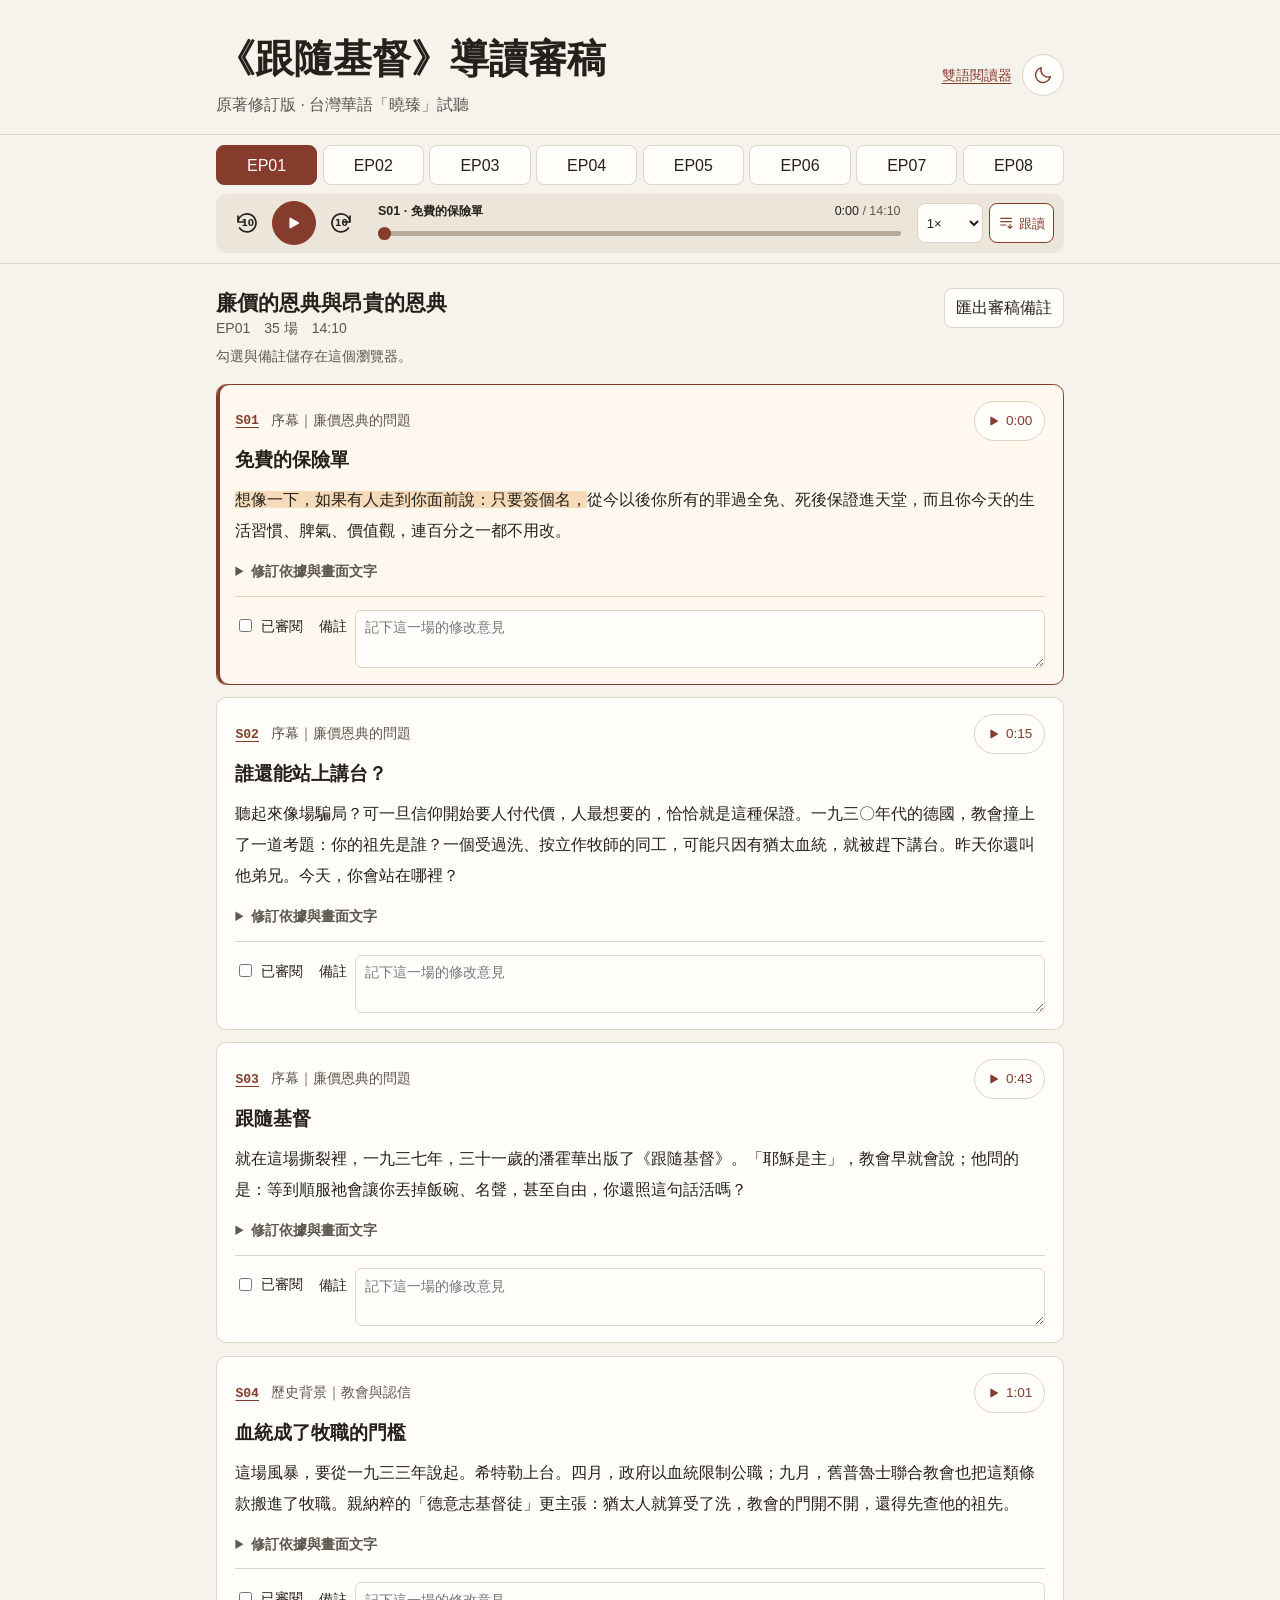
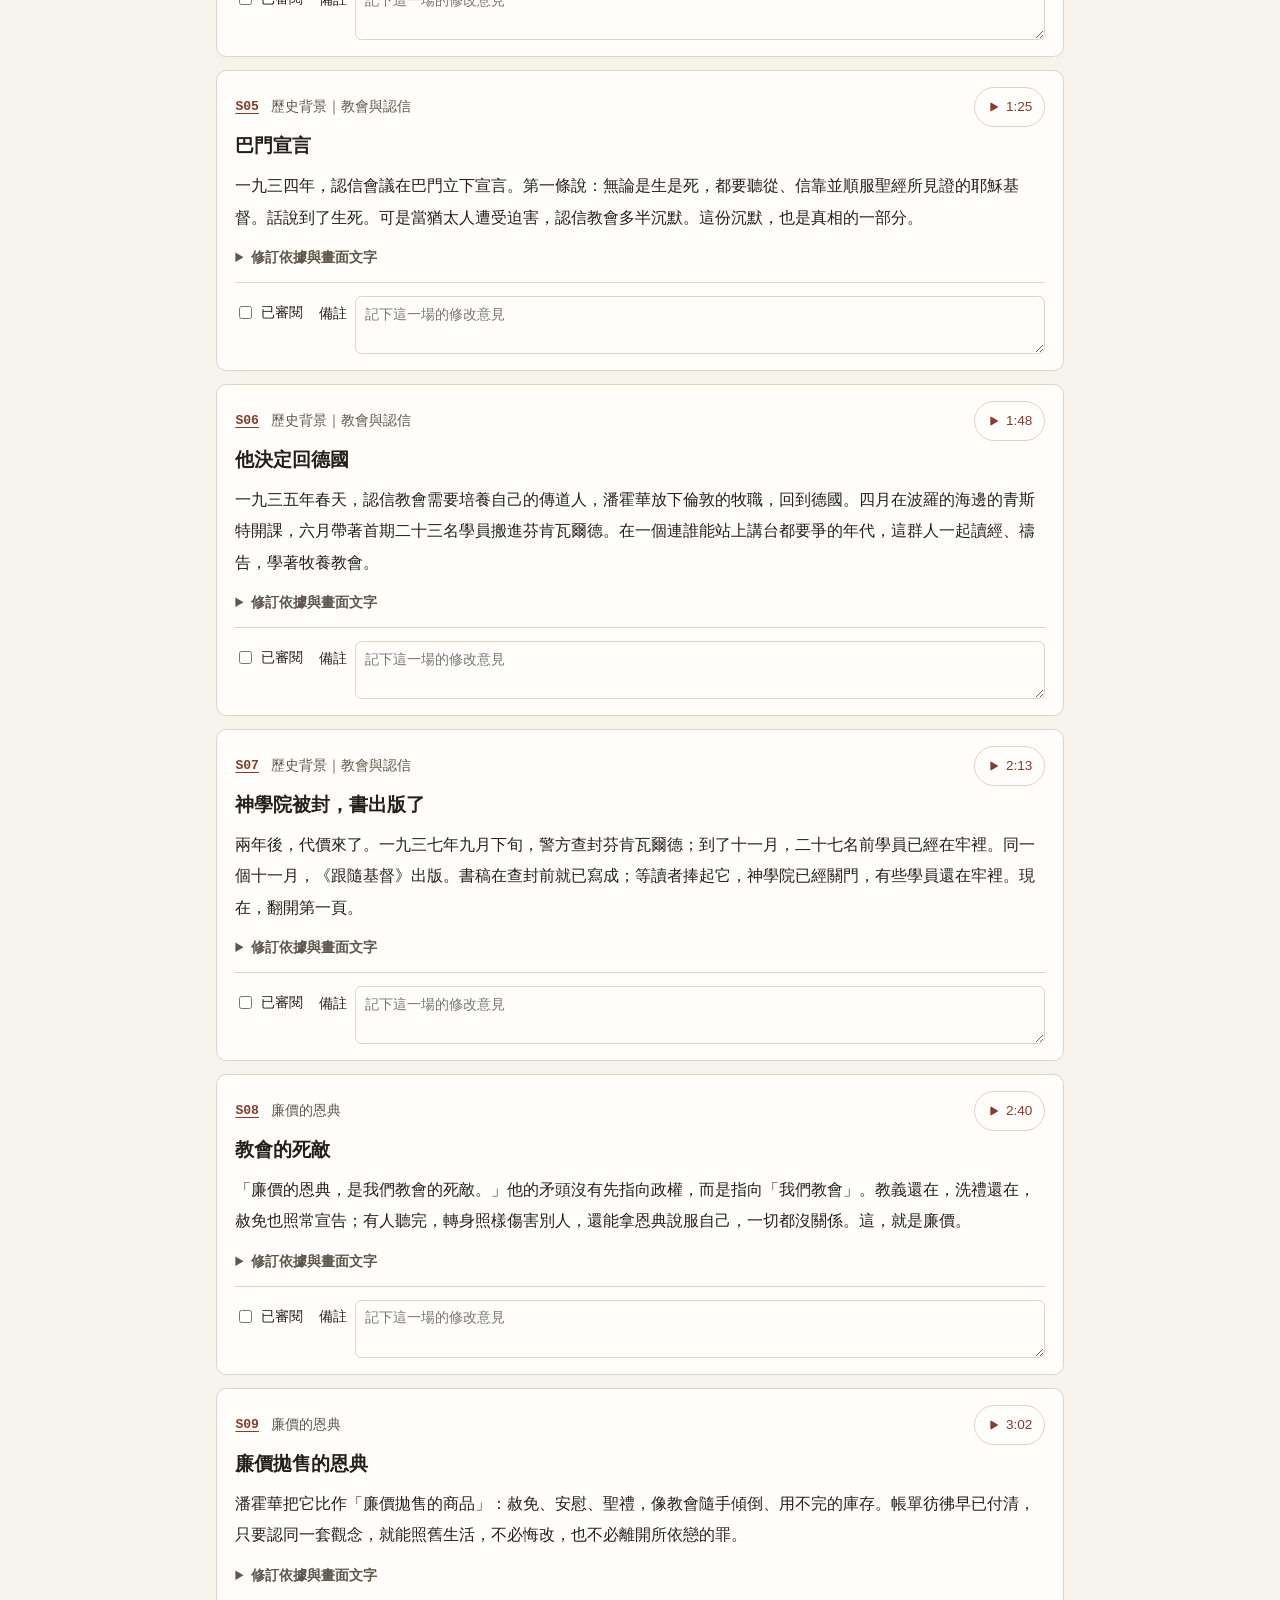
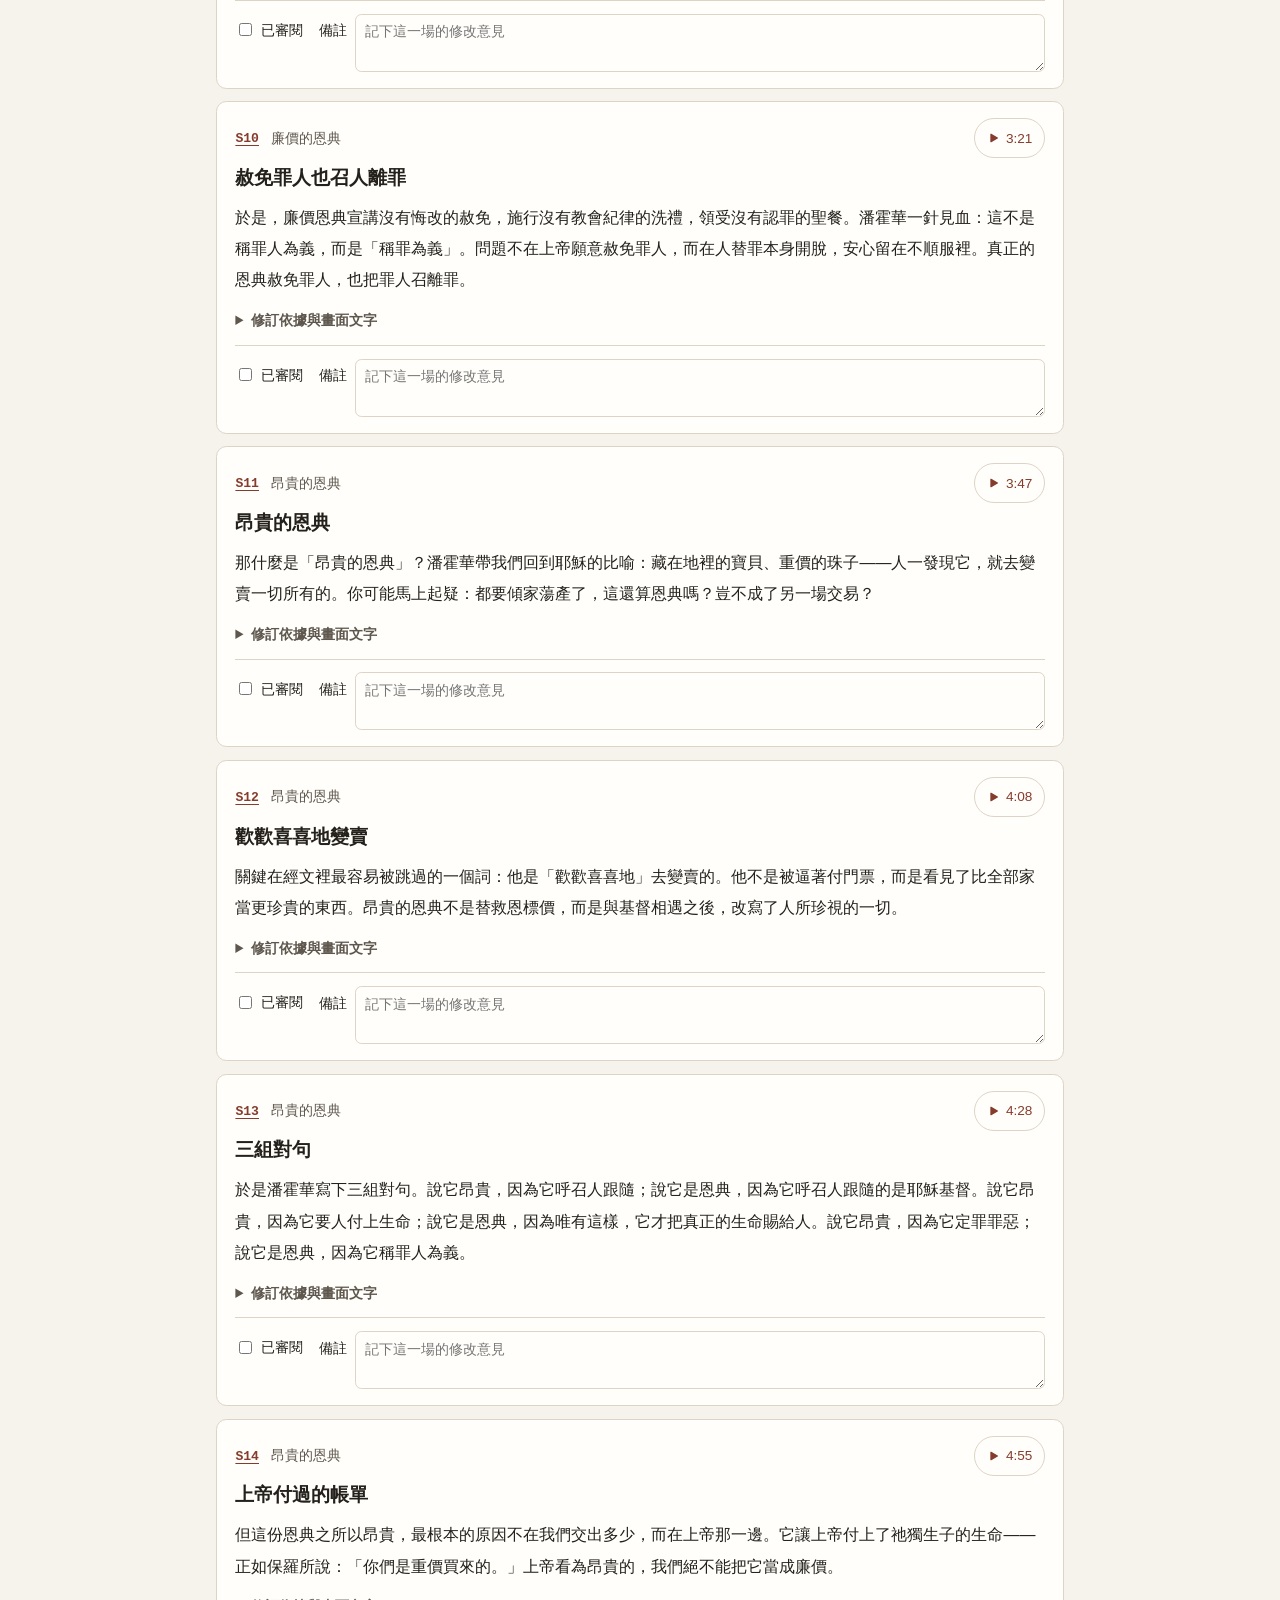
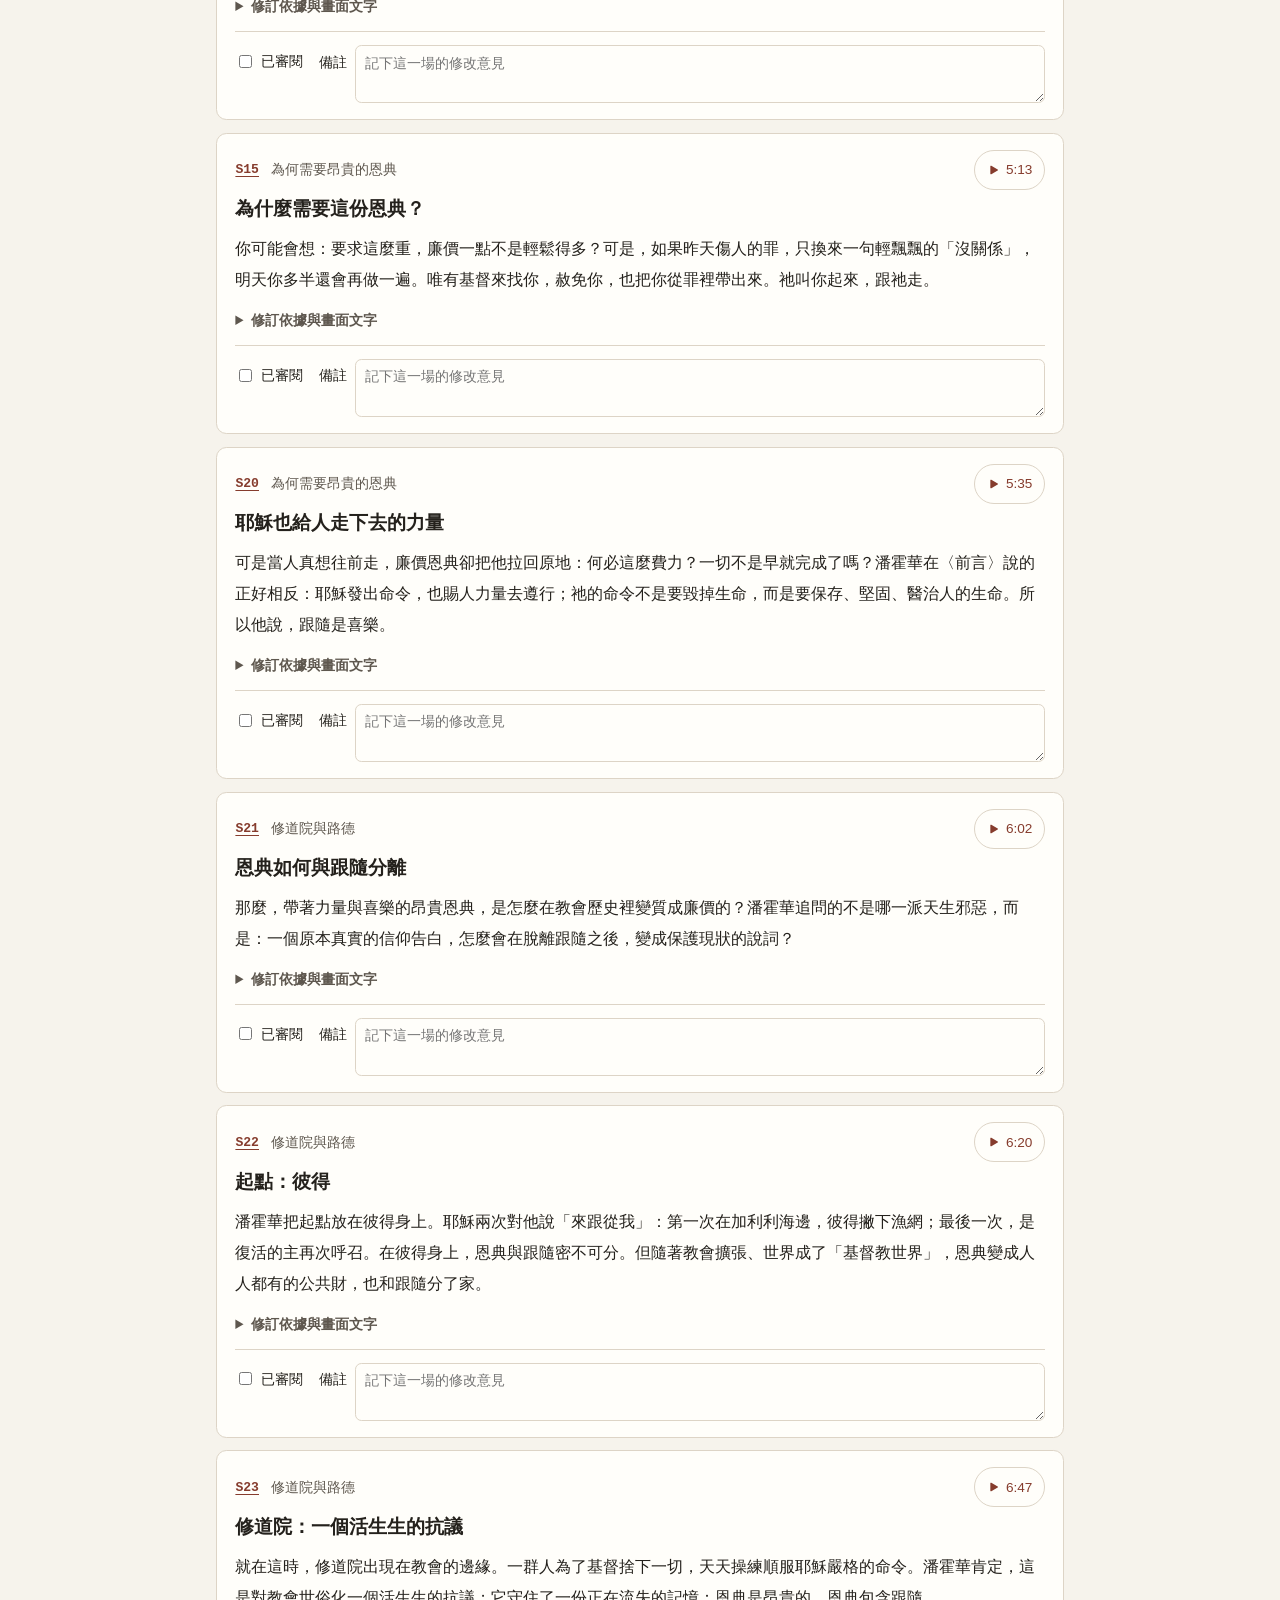
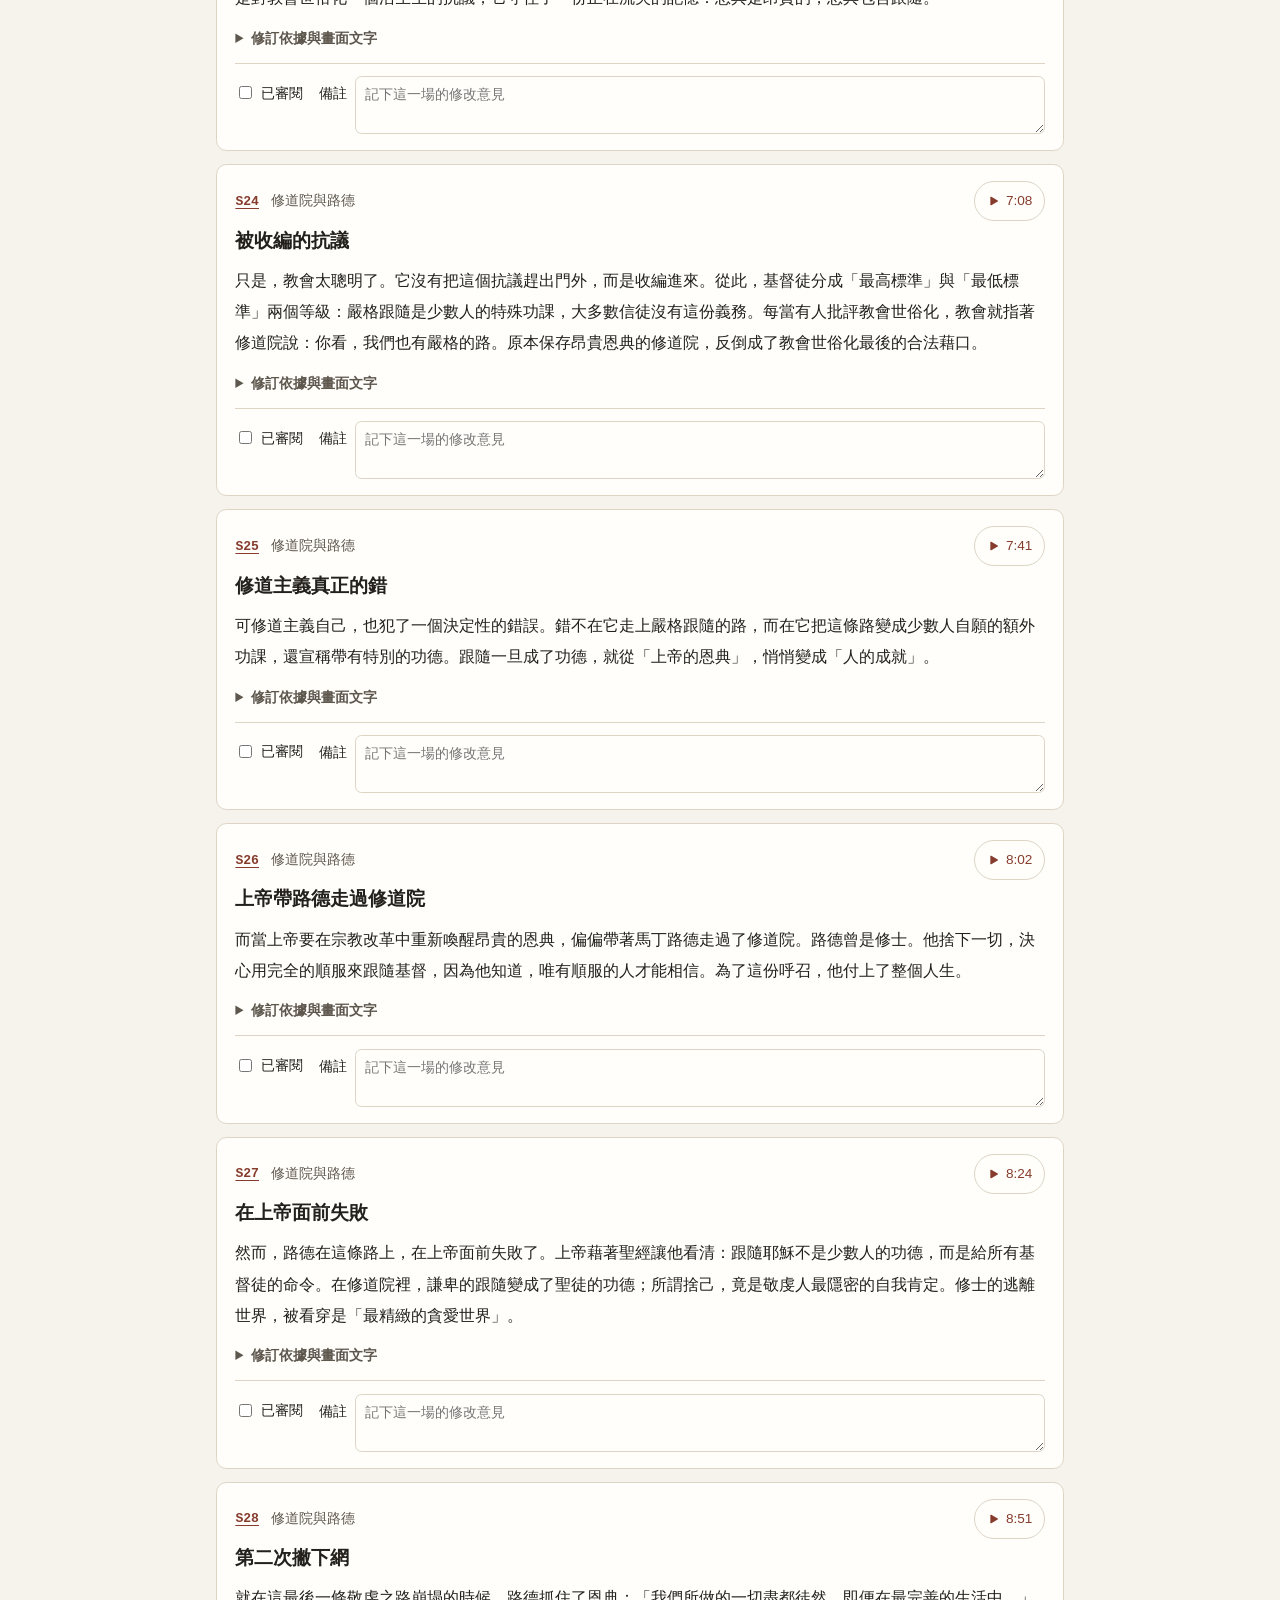
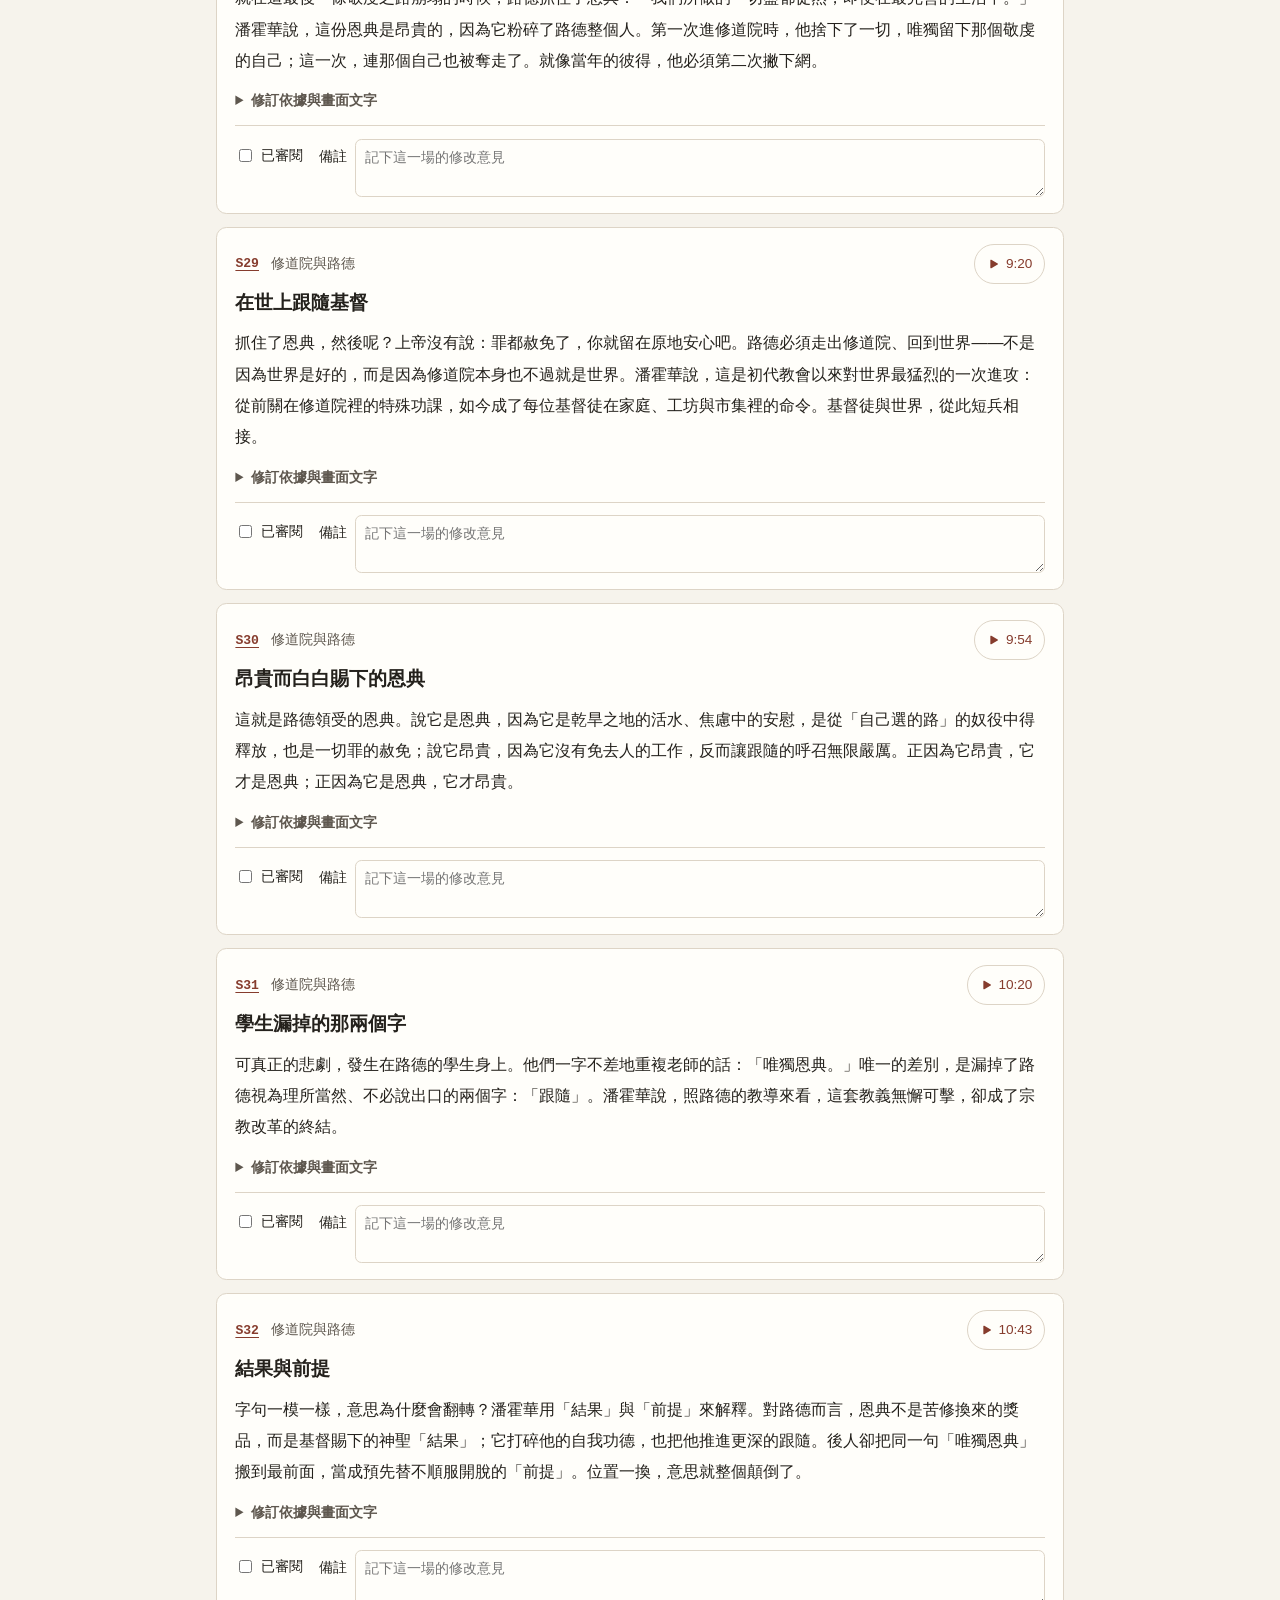
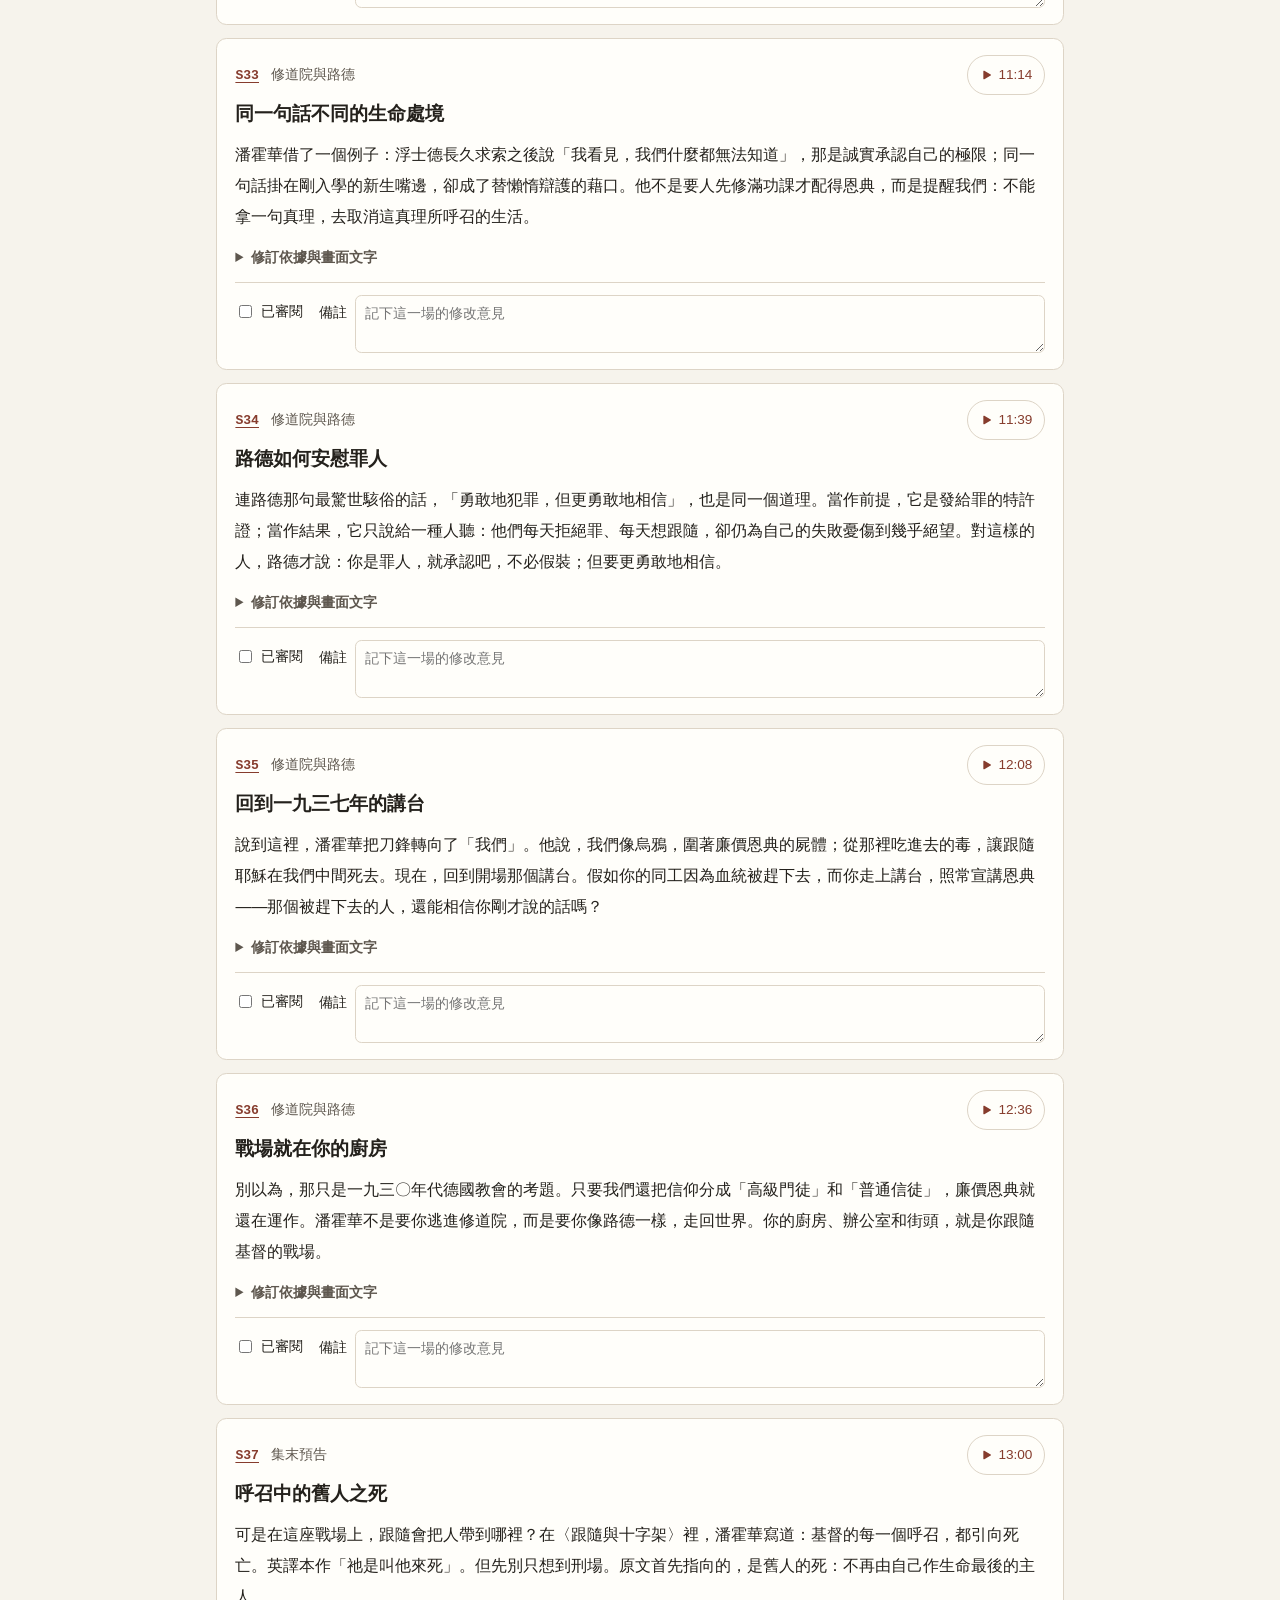
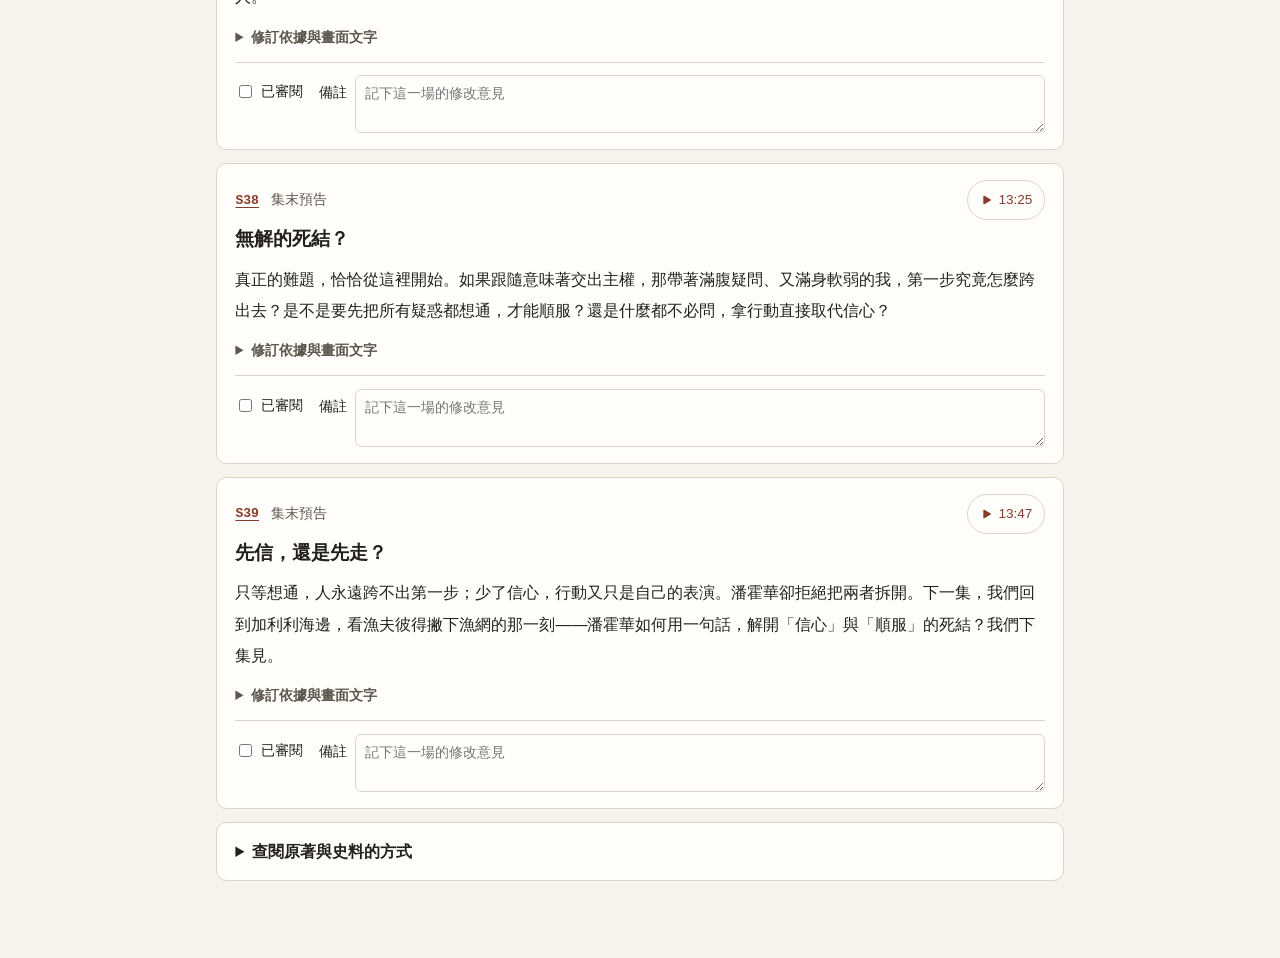
<file: review.html>
<!doctype html>
<html lang="zh-Hant">
<head>
  <meta charset="utf-8">
  <meta name="viewport" content="width=device-width, initial-scale=1">
  <meta name="description" content="依原著校訂的《跟隨基督》全八集導讀旁白與逐場試聽。">
  <title>《跟隨基督》導讀審稿</title>
  <link rel="apple-touch-icon" sizes="180x180" href="review-icon-180.png">
  <link rel="icon" type="image/png" sizes="32x32" href="review-icon-32.png">
  <script>
    const systemDark = matchMedia("(prefers-color-scheme: dark)");
    let savedTheme;
    try { savedTheme = localStorage.getItem("nachfolge_review_theme"); } catch {}
    const theme = savedTheme === "dark" || savedTheme === "light" ? savedTheme : "";
    document.documentElement.dataset.themeChoice = theme;
    document.documentElement.dataset.theme = theme || (systemDark.matches ? "dark" : "light");
  </script>
  <link rel="stylesheet" href="review.css?v=20261121">
  <script defer src="guide_review_data.js?v=20261121-all-v3"></script>
  <script defer src="review.js?v=20261121-ep01"></script>
</head>
<body>
  <header class="masthead">
    <div class="wrap masthead-inner">
      <div>
        <h1>《跟隨基督》導讀審稿</h1>
        <p>原著修訂版 <span aria-hidden="true">·</span> 台灣華語「曉臻」試聽</p>
      </div>
      <div class="masthead-actions">
        <a class="reader-link" href="reader.html">雙語閱讀器</a>
        <button id="theme-toggle" class="icon-button theme-toggle" type="button" aria-label="夜間模式" aria-pressed="false" title="切換夜間模式">
          <svg class="moon-icon" viewBox="0 0 24 24" aria-hidden="true"><path d="M20.8 14.1A8.8 8.8 0 0 1 9.9 3.2a9 9 0 1 0 10.9 10.9Z"/></svg>
          <svg class="sun-icon" viewBox="0 0 24 24" aria-hidden="true"><circle cx="12" cy="12" r="4"/><path d="M12 2v2m0 16v2M2 12h2m16 0h2M4.9 4.9l1.4 1.4m11.4 11.4 1.4 1.4m0-14.2-1.4 1.4M6.3 17.7l-1.4 1.4"/></svg>
        </button>
      </div>
    </div>
  </header>
  <div class="controls">
    <div class="wrap">
      <nav id="episodes" aria-label="選擇集數"></nav>
      <audio id="player" preload="metadata"></audio>
      <div class="player-deck" role="group" aria-label="旁白播放器">
        <div class="transport">
          <button id="rewind" class="icon-button skip-button" type="button" aria-label="倒退 10 秒" title="倒退 10 秒">
            <svg viewBox="0 0 24 24" aria-hidden="true"><path d="M3 11a9 9 0 1 1 1.6 6M3 5v6h6"/></svg>
            <span aria-hidden="true">10</span>
          </button>
          <button id="play-toggle" class="icon-button play-toggle" type="button" aria-label="播放" title="播放">
            <svg class="play-icon" viewBox="0 0 24 24" aria-hidden="true"><path d="M8 5.6a1 1 0 0 0-1.5.9v11a1 1 0 0 0 1.5.9l9.5-5.5a1 1 0 0 0 0-1.8Z"/></svg>
            <svg class="pause-icon" viewBox="0 0 24 24" aria-hidden="true"><rect x="7" y="5" width="3.2" height="14" rx="1"/><rect x="13.8" y="5" width="3.2" height="14" rx="1"/></svg>
          </button>
          <button id="forward" class="icon-button skip-button forward-button" type="button" aria-label="快轉 10 秒" title="快轉 10 秒">
            <svg viewBox="0 0 24 24" aria-hidden="true"><path d="M3 11a9 9 0 1 1 1.6 6M3 5v6h6"/></svg>
            <span aria-hidden="true">10</span>
          </button>
        </div>
        <div class="seek-area">
          <div class="seek-info">
            <span id="now-playing"></span>
            <span class="time"><span id="elapsed">0:00</span><span class="time-divider"> / </span><span id="total-time">0:00</span></span>
          </div>
          <input id="seek" class="seek" type="range" min="0" max="0" step="0.1" value="0" aria-label="播放進度">
        </div>
        <div class="player-options">
          <select id="speed" aria-label="播放速度" title="播放速度">
            <option value="0.9">0.9×</option>
            <option value="1" selected>1×</option>
            <option value="1.25">1.25×</option>
            <option value="1.5">1.5×</option>
          </select>
          <button id="follow-toggle" class="follow-toggle" type="button" aria-pressed="true" title="自動捲動到正在播放的文字">
            <svg viewBox="0 0 24 24" aria-hidden="true"><path d="M4 5h16M4 10h16M4 15h8m6-1v6m-3-3 3 3 3-3"/></svg>
            <span>跟讀</span>
          </button>
        </div>
      </div>
      <p id="audio-status" class="status" role="status"></p>
    </div>
  </div>
  <main class="wrap">
    <div class="episode-heading">
      <div>
        <h2 id="episode-title"></h2>
        <p id="episode-meta" class="muted"></p>
      </div>
      <button id="export-notes" type="button">匯出審稿備註</button>
    </div>
    <p class="note-help">勾選與備註儲存在這個瀏覽器。</p>
    <p id="note-status" class="status" role="status"></p>
    <div id="scene-list"></div>
    <details class="references">
      <summary>查閱原著與史料的方式</summary>
      <p>「PDF」頁碼指德文原著 <i>Nachfolge</i>（Dietrich Bonhoeffer Werke 第 4 卷）。ch…-p… 是雙語資料的段落編號，查引句時以德文原著正文為準。H01–H11 是下列作品、檔案和歷史資料。</p>
      <ul id="history-sources"></ul>
    </details>
    <noscript>請啟用 JavaScript 以載入劇本和試聽音檔。</noscript>
  </main>
  <template id="scene-template">
    <article class="scene">
      <div class="scene-head">
        <div class="scene-meta">
          <a class="scene-id"></a>
          <span class="chapter"></span>
        </div>
        <button class="play-scene" type="button">
          <svg class="play-icon" viewBox="0 0 24 24" aria-hidden="true"><path d="M8 5.6a1 1 0 0 0-1.5.9v11a1 1 0 0 0 1.5.9l9.5-5.5a1 1 0 0 0 0-1.8Z"/></svg>
          <svg class="pause-icon" viewBox="0 0 24 24" aria-hidden="true"><rect x="7" y="5" width="3.2" height="14" rx="1"/><rect x="13.8" y="5" width="3.2" height="14" rx="1"/></svg>
          <span></span>
        </button>
      </div>
      <h3 class="scene-title"></h3>
      <p class="narration"></p>
      <details class="scene-detail">
        <summary>修訂依據與畫面文字</summary>
        <p class="citation"></p>
        <p class="reason"></p>
        <ul class="screen"></ul>
      </details>
      <div class="review-bar">
        <label class="approval"><input type="checkbox"> 已審閱</label>
        <label class="note">
          <span>備註</span>
          <textarea rows="2" placeholder="記下這一場的修改意見"></textarea>
        </label>
      </div>
    </article>
  </template>
</body>
</html>
</file>
<file: review.css>
:root {
  color-scheme: light;
  --paper: #f6f3ec;
  --white: #fffefa;
  --ink: #24211c;
  --muted: #5e574e;
  --accent: #863c2d;
  --accent-ink: #fffefa;
  --border: #ddd4c6;
  --focus: #185f72;
  --deck: #ece5d9;
  --track: #b7a99a;
  --active: #fff8ee;
  --cue: #f5dbb9;
  font: 100%/1.6 -apple-system, BlinkMacSystemFont, "PingFang TC", "Noto Sans TC", sans-serif;
  scroll-padding-block-start: var(--controls-height, 9rem);
}
:root[data-theme="dark"] {
  color-scheme: dark;
  --paper: #191715;
  --white: #211e1b;
  --ink: #f2e8dc;
  --muted: #beb0a3;
  --accent: #f0ab97;
  --accent-ink: #2a1612;
  --border: #483d36;
  --focus: #98dce6;
  --deck: #28221e;
  --track: #706156;
  --active: #2b231e;
  --cue: #67473a;
}
* { box-sizing: border-box; }
body { margin: 0; color: var(--ink); background: var(--paper); }
.wrap { width: min(100% - 2rem, 53rem); margin-inline: auto; }
.masthead { padding: 2rem 0 1rem; }
.masthead-inner { display: flex; justify-content: space-between; align-items: center; gap: .8rem 1.25rem; }
.masthead-actions { display: flex; align-items: center; flex-shrink: 0; gap: .65rem; }
h1, h2, h3, p { margin: 0; }
h1, h2, h3 { line-height: 1.4; }
h1 {
  font-family: "Songti TC", "Noto Serif TC", serif;
  font-size: clamp(1.65rem, 4vw, 2.45rem);
}
.masthead p { color: var(--muted); margin-top: .35rem; }
.reader-link { font-size: .9rem; }
a { color: var(--accent); text-underline-offset: .22em; }
button, select, textarea { font: inherit; color: inherit; }
button, select {
  min-height: 2.5rem;
  border: 1px solid var(--border);
  border-radius: .5rem;
  background: var(--white);
  padding: .25rem .7rem;
}
button { cursor: pointer; }
button:hover { border-color: var(--accent); }
:focus-visible { outline: 2px solid var(--focus); outline-offset: 3px; }
.icon-button, .follow-toggle, .play-scene {
  display: inline-flex;
  align-items: center;
  justify-content: center;
}
.icon-button { padding: 0; width: 2.625rem; min-height: 2.625rem; }
.icon-button svg, .follow-toggle svg, .play-scene svg {
  width: 1.25rem;
  height: 1.25rem;
  fill: none;
  stroke: currentColor;
  stroke-width: 1.7;
  stroke-linecap: round;
  stroke-linejoin: round;
}
.theme-toggle { border-radius: 50%; color: var(--accent); }
.theme-toggle .sun-icon, [data-theme="dark"] .theme-toggle .moon-icon { display: none; }
[data-theme="dark"] .theme-toggle .sun-icon { display: block; }
.controls {
  position: sticky;
  z-index: 1;
  top: 0;
  padding: .65rem 0;
  background: var(--paper);
  border-block: 1px solid var(--border);
}
#episodes {
  display: grid;
  grid-template-columns: repeat(8, minmax(0, 1fr));
  gap: .35rem;
}
#episodes button[aria-pressed="true"] { color: var(--accent-ink); background: var(--accent); border-color: var(--accent); }
.player-deck {
  display: grid;
  grid-template-columns: auto minmax(0, 1fr) auto;
  grid-template-areas: "transport seek options";
  align-items: center;
  gap: .45rem 1rem;
  margin-top: .55rem;
  padding: .45rem .65rem;
  border-radius: .65rem;
  background: var(--deck);
}
.transport, .player-options { display: flex; align-items: center; gap: .24rem; }
.transport { grid-area: transport; }
.player-options { grid-area: options; gap: .4rem; justify-content: end; }
.play-toggle {
  width: 2.75rem;
  min-height: 2.75rem;
  border-radius: 50%;
  border-color: var(--accent);
  background: var(--accent);
  color: var(--accent-ink);
}
.play-toggle:hover { filter: brightness(1.12); }
.play-toggle .play-icon, .play-toggle .pause-icon, .play-scene svg { fill: currentColor; stroke: none; }
.pause-icon, .is-playing .play-icon { display: none; }
.is-playing .pause-icon { display: block; }
.skip-button { border: 1px solid transparent; border-radius: 50%; background: transparent; position: relative; }
.skip-button svg { width: 1.5rem; height: 1.5rem; }
.skip-button span { position: absolute; top: 50%; left: 51%; transform: translate(-50%, -42%); font: 690 .57rem/1 system-ui, sans-serif; }
.forward-button svg { transform: scaleX(-1); }
.seek-area { grid-area: seek; align-self: stretch; display: flex; justify-content: center; flex-direction: column; min-width: 0; }
.seek-info { display: flex; justify-content: space-between; align-items: baseline; gap: .5rem; font-size: .78rem; }
#now-playing { font-weight: 600; overflow: hidden; text-overflow: ellipsis; white-space: nowrap; }
.time { color: var(--muted); white-space: nowrap; font-variant-numeric: tabular-nums; }
#elapsed { color: var(--ink); }
.seek {
  display: block;
  width: 100%;
  margin: 0;
  height: 1.45rem;
  appearance: none;
  -webkit-appearance: none;
  background: transparent;
  color: var(--accent);
  cursor: pointer;
}
.seek::-webkit-slider-runnable-track { height: .28rem; border-radius: .25rem; background: linear-gradient(90deg, var(--accent) var(--progress, 0%), var(--track) var(--progress, 0%)); }
.seek::-moz-range-track { height: .28rem; border-radius: .25rem; background: var(--track); }
.seek::-moz-range-progress { height: .28rem; border-radius: .25rem; background: var(--accent); }
.seek::-webkit-slider-thumb { appearance: none; -webkit-appearance: none; width: .8rem; height: .8rem; margin-top: -.26rem; border-radius: 50%; background: var(--accent); }
.seek::-moz-range-thumb { width: .8rem; height: .8rem; border: 0; border-radius: 50%; background: var(--accent); }
#speed, .follow-toggle { font-size: .82rem; white-space: nowrap; }
#speed { min-width: 3.35rem; padding-inline: .32rem; font-variant-numeric: tabular-nums; }
.follow-toggle { gap: .32rem; padding-inline: .48rem; }
.follow-toggle svg { width: 1rem; height: 1rem; }
.follow-toggle[aria-pressed="true"] { color: var(--accent); border-color: var(--accent); }
.status { color: var(--accent); }
.status:empty { display: none; }
main { padding-block: 1.5rem 4rem; }
.episode-heading { display: flex; justify-content: space-between; align-items: start; gap: .65rem 1rem; flex-wrap: wrap; }
h2 { font-size: 1.3rem; }
.muted, .chapter, .note-help { color: var(--muted); }
.muted, .note-help { font-size: .875rem; }
.note-help { margin: .35rem 0 1rem; }
.scene, .references {
  background: var(--white);
  border: 1px solid var(--border);
  border-radius: .65rem;
  padding: 1rem 1.15rem;
  margin-bottom: .8rem;
}
.scene.playing { border-color: var(--accent); background: var(--active); box-shadow: inset 3px 0 0 var(--accent); }
.scene:target { box-shadow: 0 0 0 2px var(--accent); }
.scene-head, .scene-meta {
  display: flex;
  align-items: center;
  flex-wrap: wrap;
  gap: .35rem .75rem;
}
.scene-head { justify-content: space-between; margin-bottom: .4rem; }
.scene-id { font: 700 .82rem/1.6 ui-monospace, monospace; }
.chapter { font-size: .85rem; }
.play-scene { gap: .22rem; border-radius: 999px; color: var(--accent); font-size: .85rem; font-variant-numeric: tabular-nums; }
.play-scene svg { width: 1rem; height: 1rem; }
.play-scene.is-playing { color: var(--accent-ink); background: var(--accent); border-color: var(--accent); }
.scene-title { font-size: 1.19rem; }
.narration { margin: .65rem 0 .85rem; line-height: 1.95; }
.cue[aria-current="true"] {
  border-radius: .14rem;
  background: var(--cue);
  box-decoration-break: clone;
  -webkit-box-decoration-break: clone;
}
.scene-detail { font-size: .9rem; color: var(--muted); }
summary { cursor: pointer; font-weight: 650; }
details p { margin: .45rem 0; }
details ul { margin: .35rem 0 0; padding-inline-start: 1.2rem; }
.review-bar {
  display: flex;
  flex-wrap: wrap;
  align-items: start;
  gap: .65rem 1rem;
  border-top: 1px solid var(--border);
  margin-top: .8rem;
  padding-top: .8rem;
  font-size: .875rem;
}
.approval { display: flex; gap: .35rem; align-items: center; padding: .32rem 0; }
.approval input { accent-color: var(--accent); }
.note { display: flex; align-items: start; gap: .5rem; flex: 1 1 16rem; }
.note span { padding-top: .35rem; white-space: nowrap; }
textarea { width: 100%; border: 1px solid var(--border); border-radius: .4rem; padding: .35rem .55rem; background: var(--white); resize: vertical; }
@media (max-width: 44rem) {
  .masthead { padding: 1rem 0 .85rem; }
  .masthead-inner { flex-wrap: wrap; gap: .45rem 1rem; }
  .masthead-actions { gap: .5rem; }
  .controls { padding-block: .45rem; }
  #episodes { gap: .22rem; }
  #episodes button { font-size: .74rem; padding-inline: .1rem; }
  .player-deck {
    grid-template-columns: auto 1fr;
    grid-template-areas: "seek seek" "transport options";
    gap: .12rem .5rem;
    margin-top: .4rem;
    padding: .35rem .6rem;
  }
  .seek { height: 1.28rem; }
  textarea { font-size: 1rem; }
}
@media (max-width: 25rem) {
  .masthead-inner { position: relative; padding-top: 1.7rem; }
  .masthead-actions { position: absolute; top: -.35rem; right: 0; }
  .theme-toggle { min-height: 2rem; width: 2rem; }
  .theme-toggle svg { width: 1rem; height: 1rem; }
  .scene, .references { padding: .9rem; }
}
@media (max-width: 21rem) {
  #episodes { grid-template-columns: repeat(4, minmax(0, 1fr)); }
  .transport { gap: 0; }
}
</file>
